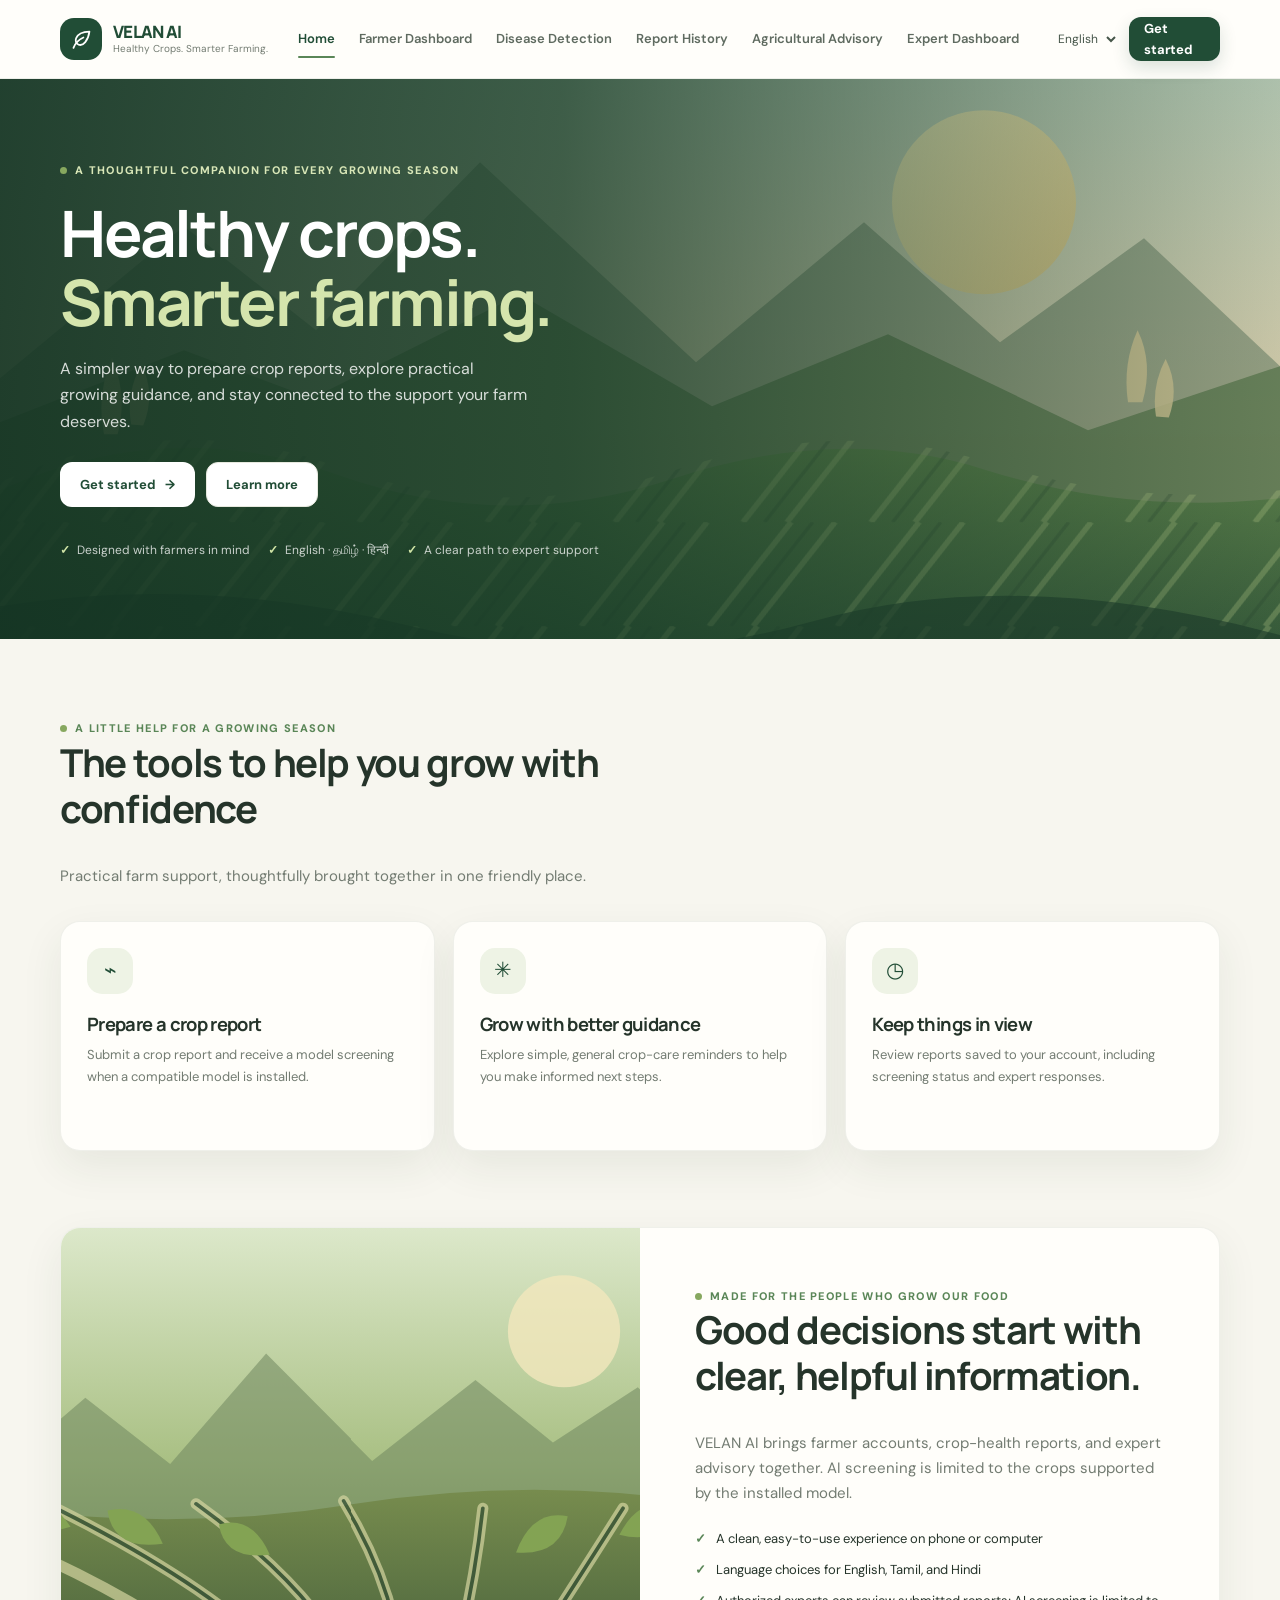
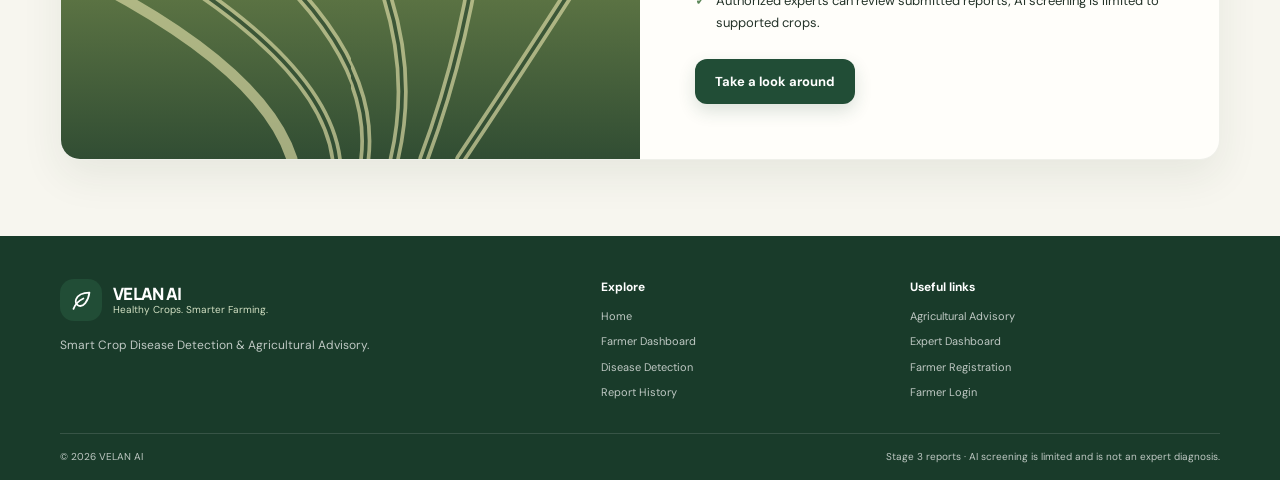
<file: CAPSTONE OOAD/VELAN/index.html>
<!doctype html>
<html lang="en">
<head>
  <meta charset="utf-8">
  <meta name="viewport" content="width=device-width, initial-scale=1">
  <meta name="theme-color" content="#214d36">
  <meta name="description" content="VELAN AI — Smart Crop Disease Detection & Agricultural Advisory. Healthy Crops. Smarter Farming.">
  <title>VELAN AI | Healthy Crops. Smarter Farming.</title>
  <link rel="preconnect" href="https://fonts.googleapis.com">
  <link rel="preconnect" href="https://fonts.gstatic.com" crossorigin>
  <link href="https://fonts.googleapis.com/css2?family=DM+Sans:wght@400;500;600;700&family=Manrope:wght@400;500;600;700;800&display=swap" rel="stylesheet">
  <link rel="stylesheet" href="assets/css/styles.css">
  <script defer src="assets/js/app.js"></script>
</head>
<body data-page="home">
  <div id="app"><div class="page-loading" aria-label="Loading">VELAN AI</div></div>
</body>
</html>
</file>
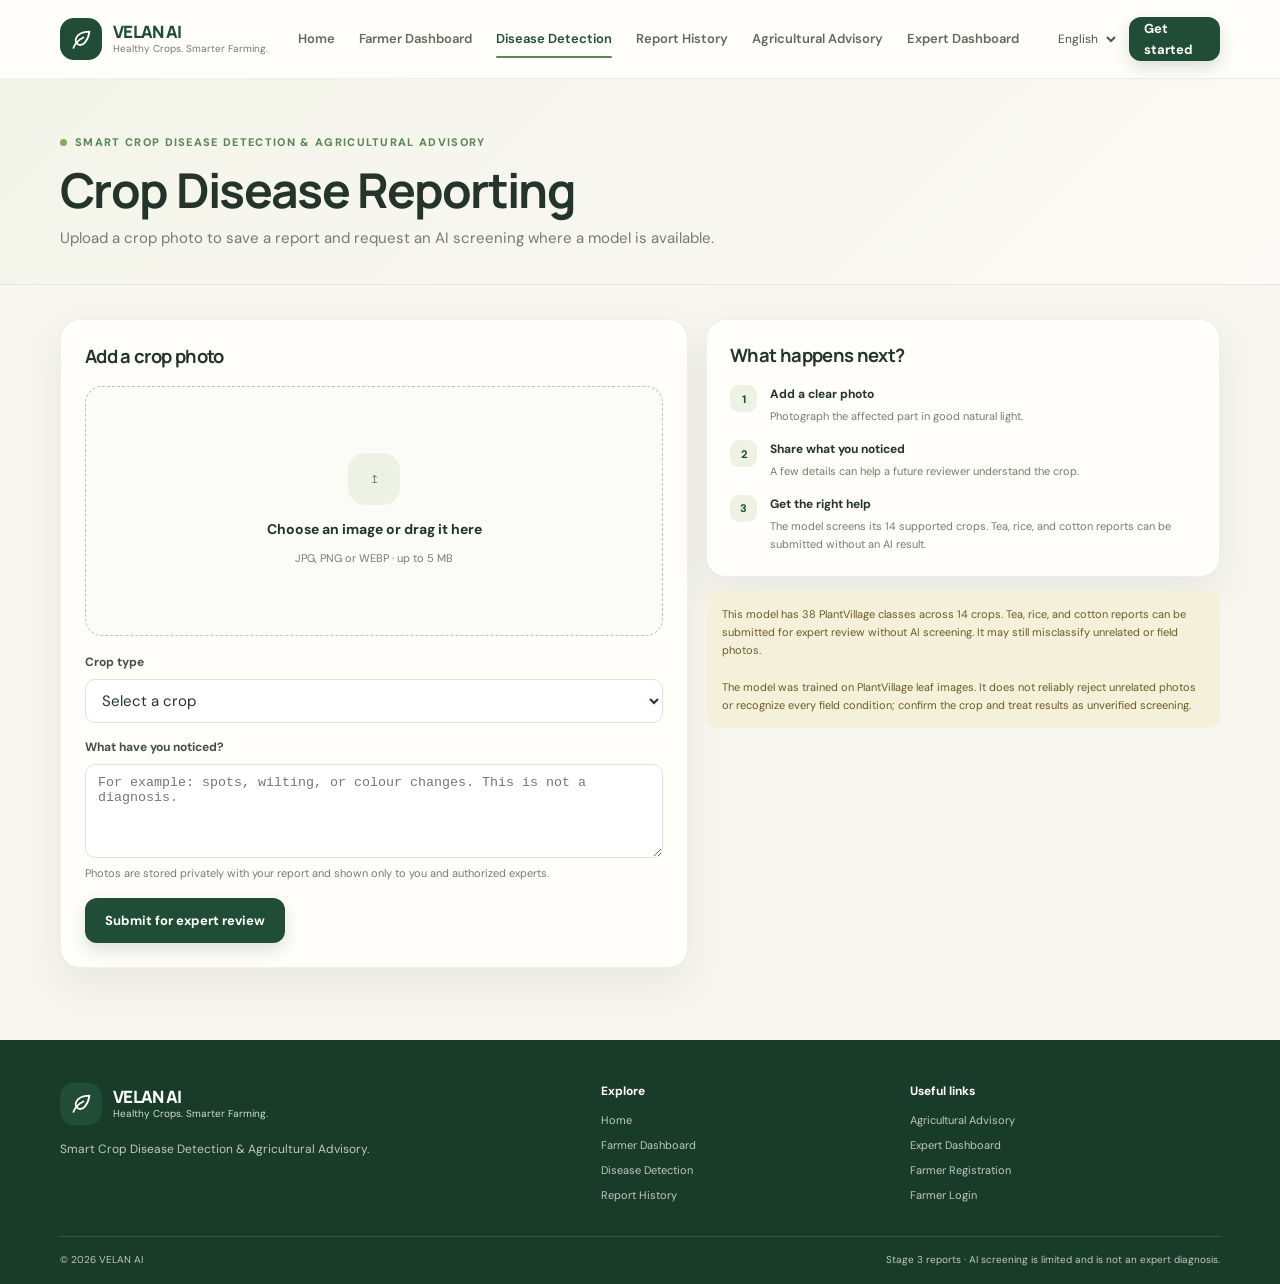
<file: CAPSTONE OOAD/VELAN/pages/disease-detection.html>
<!doctype html>
<html lang="en">
<head>
  <meta charset="utf-8"><meta name="viewport" content="width=device-width, initial-scale=1">
  <meta name="theme-color" content="#214d36"><meta name="description" content="Upload a crop image to prepare a disease report — VELAN AI.">
  <title>Disease Detection | VELAN AI</title>
  <link rel="preconnect" href="https://fonts.googleapis.com"><link rel="preconnect" href="https://fonts.gstatic.com" crossorigin>
  <link href="https://fonts.googleapis.com/css2?family=DM+Sans:wght@400;500;600;700&family=Manrope:wght@400;500;600;700;800&display=swap" rel="stylesheet">
  <link rel="stylesheet" href="../assets/css/styles.css"><script defer src="../assets/js/app.js"></script>
</head>
<body data-page="detection"><div id="app"><div class="page-loading" aria-label="Loading">VELAN AI</div></div></body>
</html>
</file>
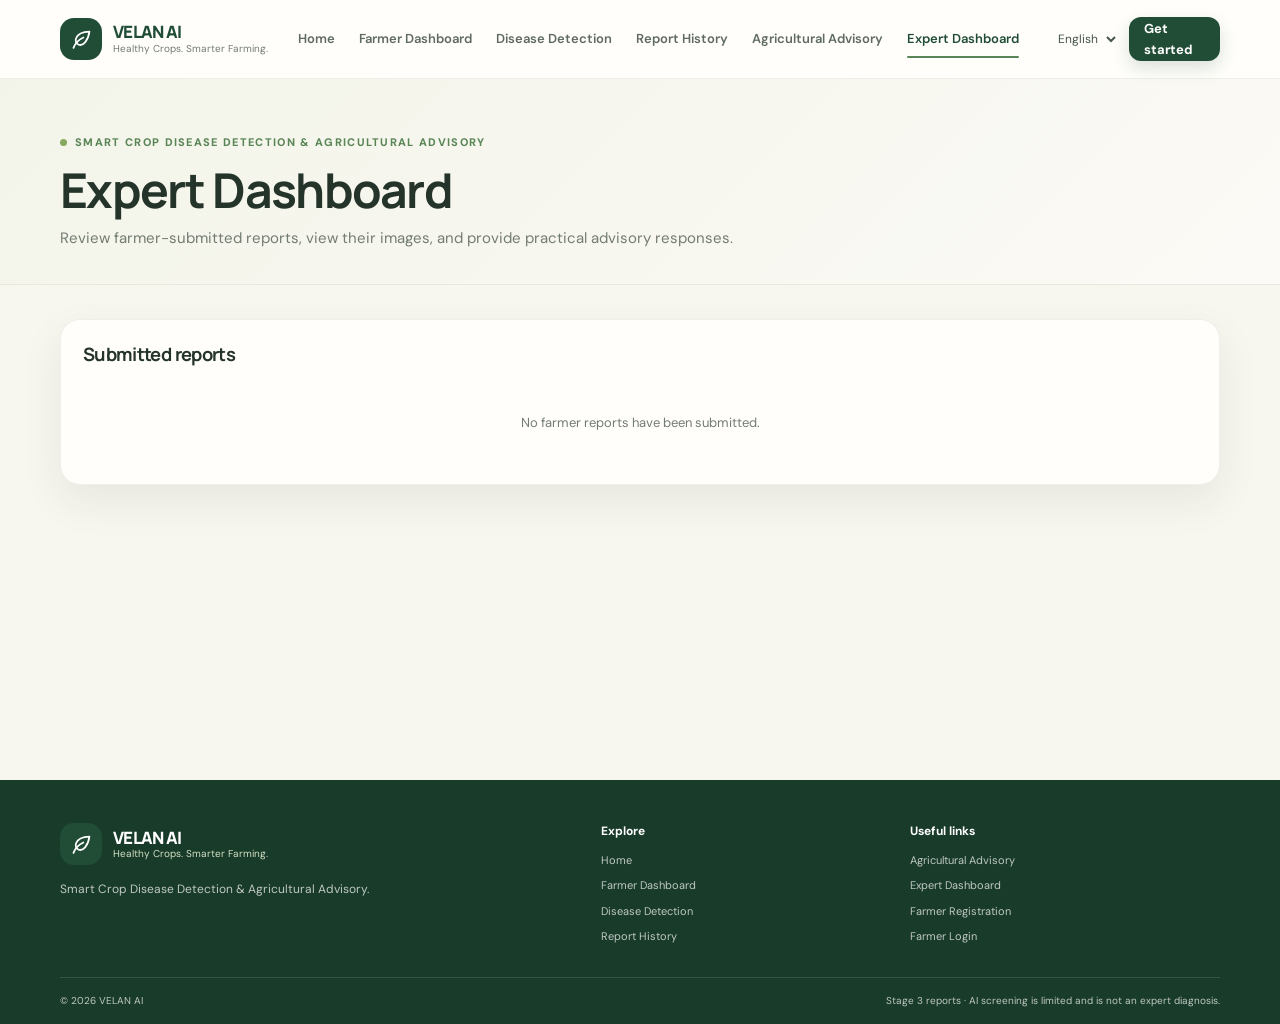
<file: CAPSTONE OOAD/VELAN/pages/expert-dashboard.html>
<!doctype html>
<html lang="en">
<head>
  <meta charset="utf-8"><meta name="viewport" content="width=device-width, initial-scale=1">
  <meta name="theme-color" content="#214d36"><meta name="description" content="Expert dashboard interface preview — VELAN AI.">
  <title>Expert Dashboard | VELAN AI</title>
  <link rel="preconnect" href="https://fonts.googleapis.com"><link rel="preconnect" href="https://fonts.gstatic.com" crossorigin>
  <link href="https://fonts.googleapis.com/css2?family=DM+Sans:wght@400;500;600;700&family=Manrope:wght@400;500;600;700;800&display=swap" rel="stylesheet">
  <link rel="stylesheet" href="../assets/css/styles.css"><script defer src="../assets/js/app.js"></script>
</head>
<body data-page="expert"><div id="app"><div class="page-loading" aria-label="Loading">VELAN AI</div></div></body>
</html>
</file>
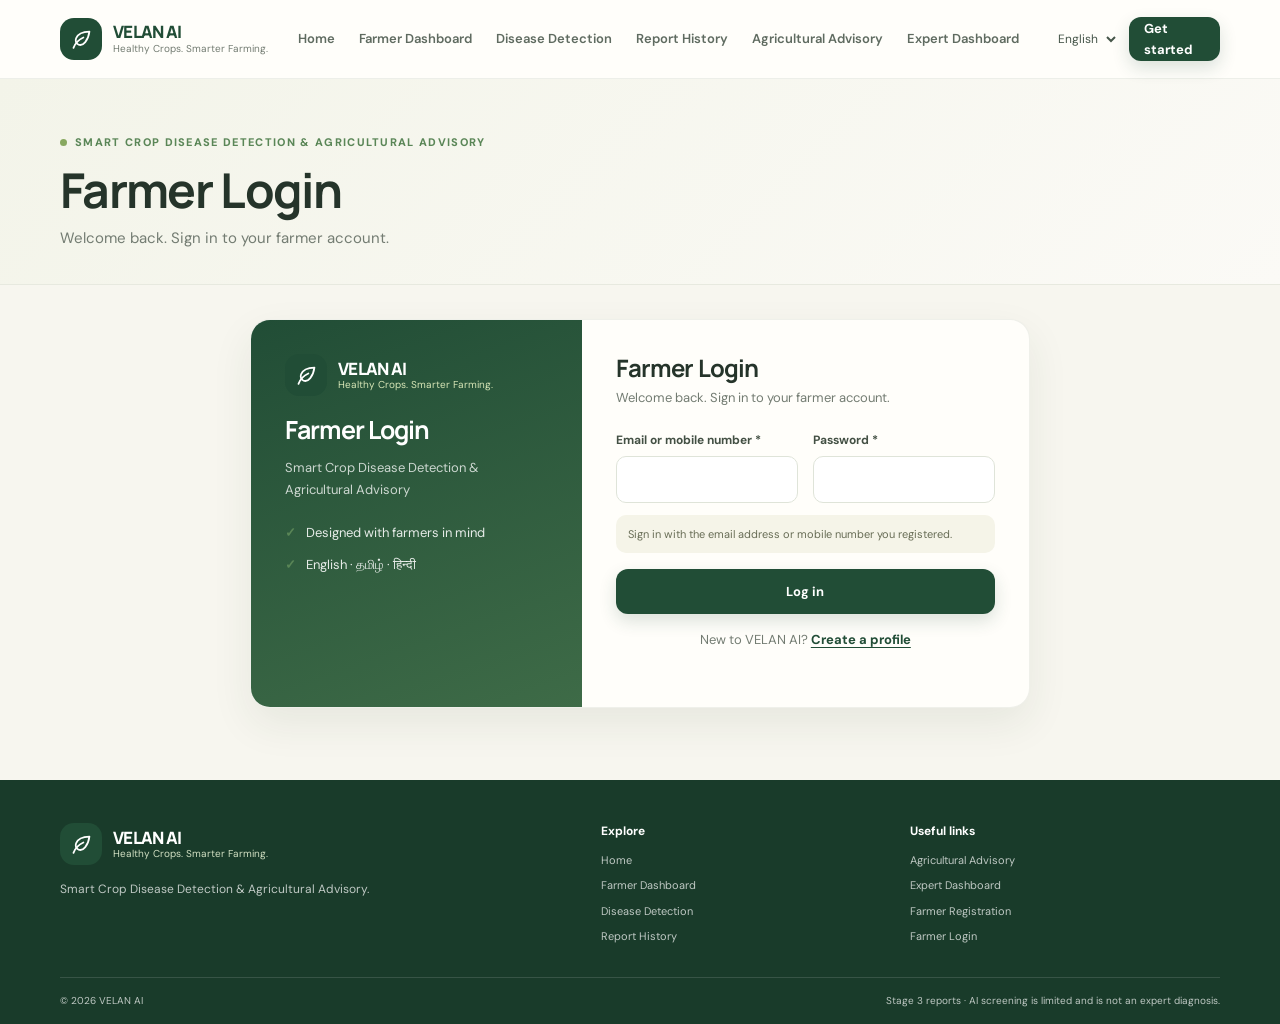
<file: CAPSTONE OOAD/VELAN/pages/login.html>
<!doctype html>
<html lang="en">
<head>
  <meta charset="utf-8"><meta name="viewport" content="width=device-width, initial-scale=1">
  <meta name="theme-color" content="#214d36"><meta name="description" content="Sign in to your VELAN AI farmer profile.">
  <title>Farmer Login | VELAN AI</title>
  <link rel="preconnect" href="https://fonts.googleapis.com"><link rel="preconnect" href="https://fonts.gstatic.com" crossorigin>
  <link href="https://fonts.googleapis.com/css2?family=DM+Sans:wght@400;500;600;700&family=Manrope:wght@400;500;600;700;800&display=swap" rel="stylesheet">
  <link rel="stylesheet" href="../assets/css/styles.css"><script defer src="../assets/js/app.js"></script>
</head>
<body data-page="login"><div id="app"><div class="page-loading" aria-label="Loading">VELAN AI</div></div></body>
</html>
</file>
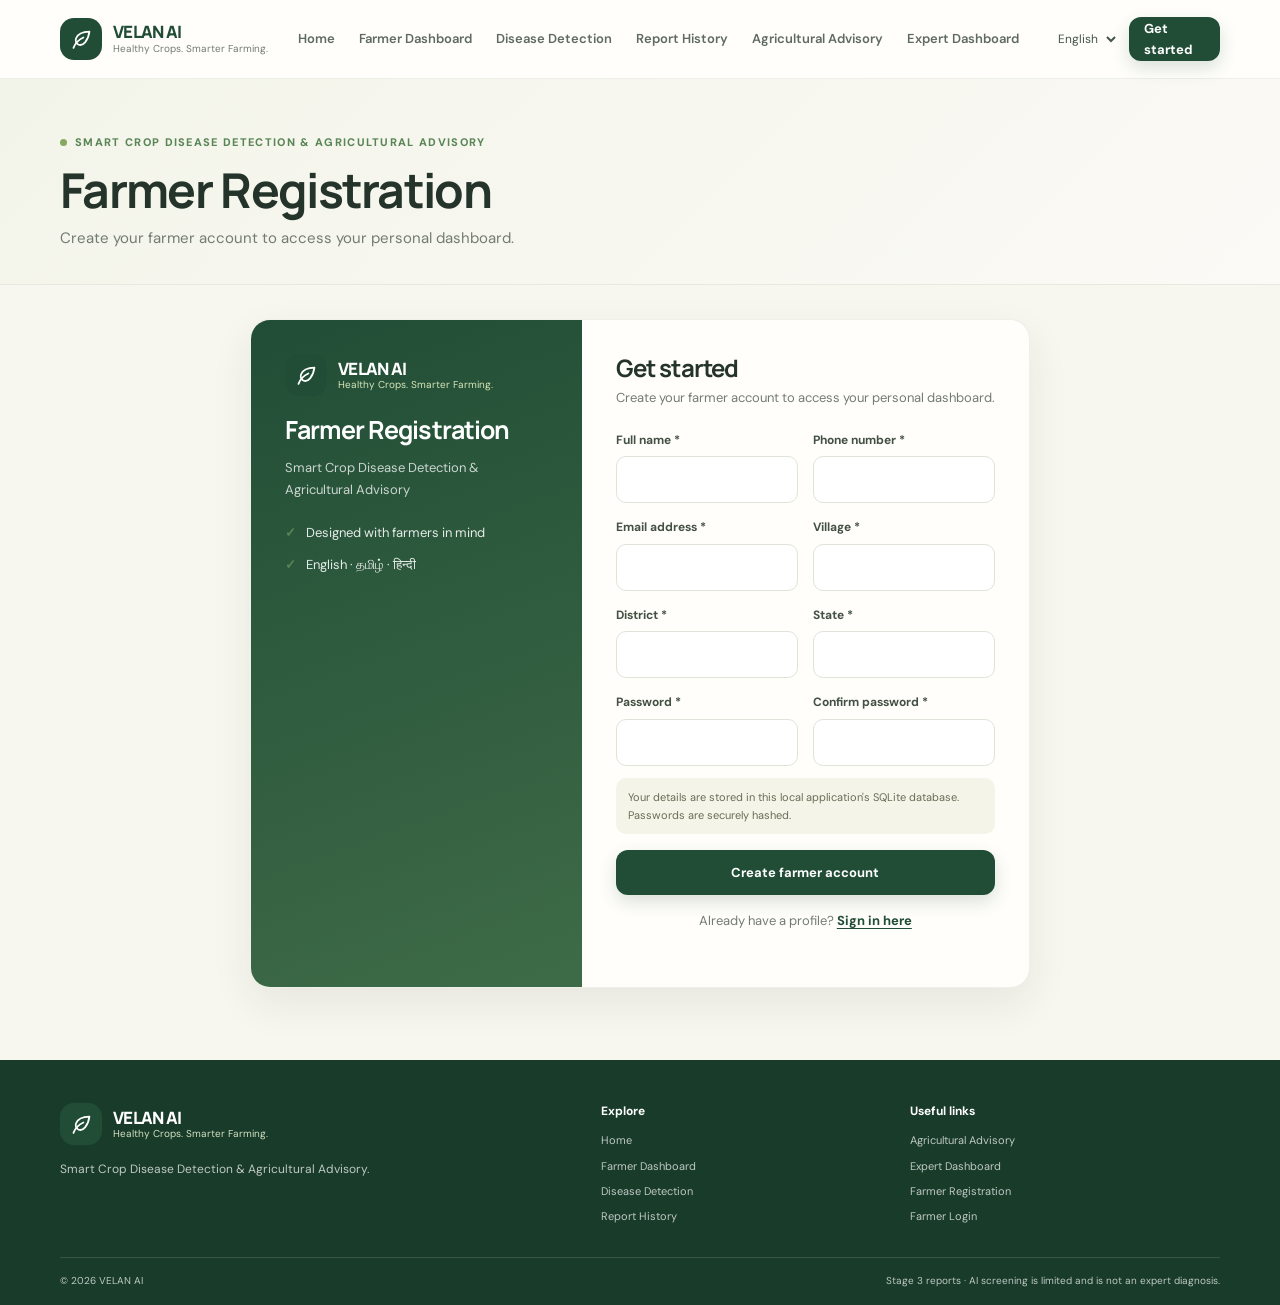
<file: CAPSTONE OOAD/VELAN/pages/register.html>
<!doctype html>
<html lang="en">
<head>
  <meta charset="utf-8"><meta name="viewport" content="width=device-width, initial-scale=1">
  <meta name="theme-color" content="#214d36"><meta name="description" content="Create a VELAN AI farmer profile.">
  <title>Farmer Registration | VELAN AI</title>
  <link rel="preconnect" href="https://fonts.googleapis.com"><link rel="preconnect" href="https://fonts.gstatic.com" crossorigin>
  <link href="https://fonts.googleapis.com/css2?family=DM+Sans:wght@400;500;600;700&family=Manrope:wght@400;500;600;700;800&display=swap" rel="stylesheet">
  <link rel="stylesheet" href="../assets/css/styles.css"><script defer src="../assets/js/app.js"></script>
</head>
<body data-page="register"><div id="app"><div class="page-loading" aria-label="Loading">VELAN AI</div></div></body>
</html>
</file>
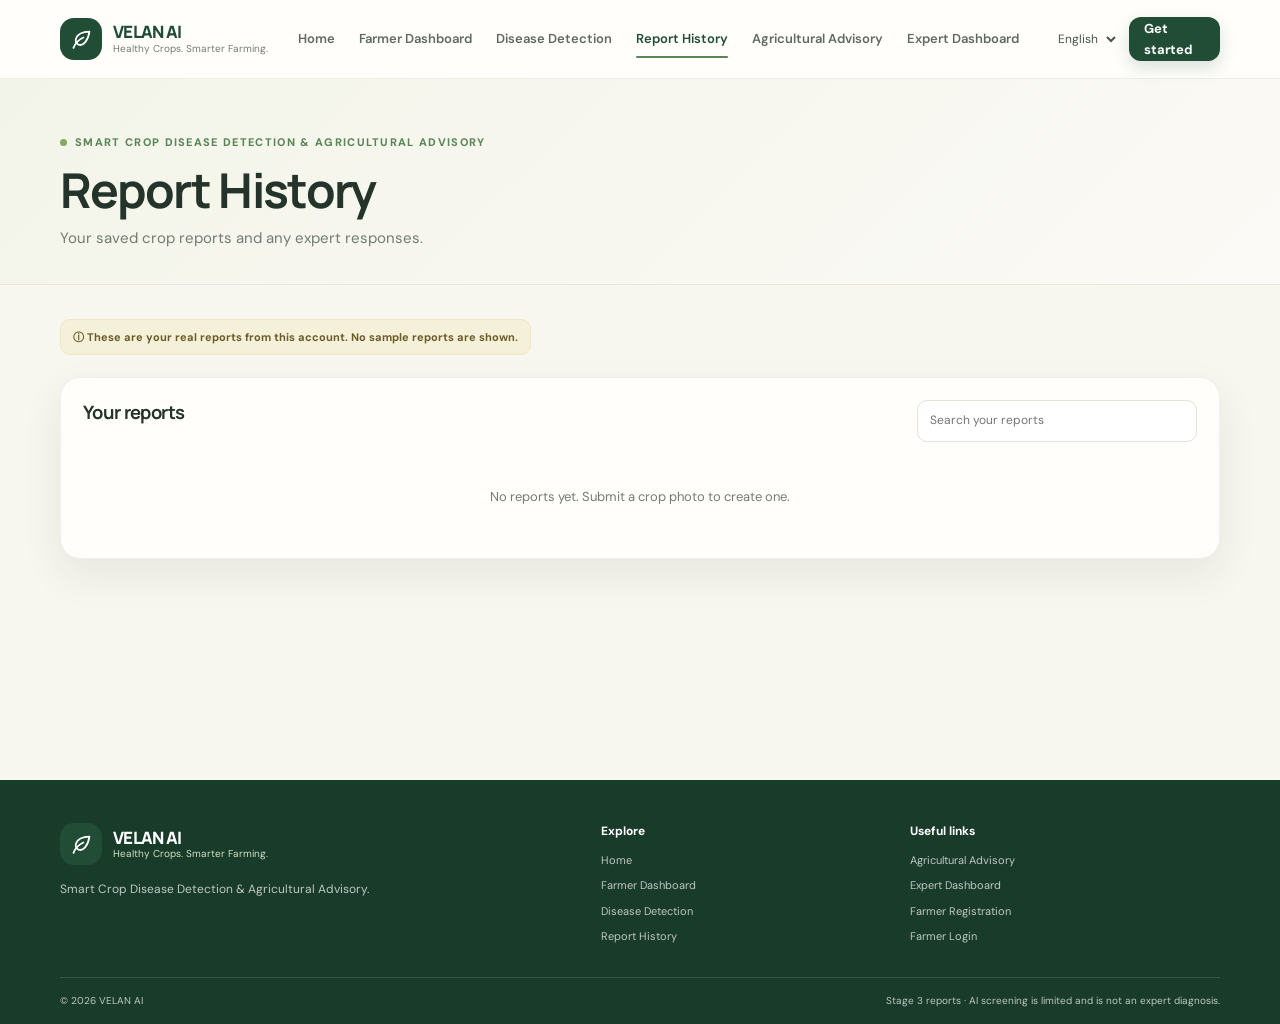
<file: CAPSTONE OOAD/VELAN/pages/report-history.html>
<!doctype html>
<html lang="en">
<head>
  <meta charset="utf-8"><meta name="viewport" content="width=device-width, initial-scale=1">
  <meta name="theme-color" content="#214d36"><meta name="description" content="Review example crop report history — VELAN AI.">
  <title>Report History | VELAN AI</title>
  <link rel="preconnect" href="https://fonts.googleapis.com"><link rel="preconnect" href="https://fonts.gstatic.com" crossorigin>
  <link href="https://fonts.googleapis.com/css2?family=DM+Sans:wght@400;500;600;700&family=Manrope:wght@400;500;600;700;800&display=swap" rel="stylesheet">
  <link rel="stylesheet" href="../assets/css/styles.css"><script defer src="../assets/js/app.js"></script>
</head>
<body data-page="history"><div id="app"><div class="page-loading" aria-label="Loading">VELAN AI</div></div></body>
</html>
</file>
<file: CAPSTONE OOAD/VELAN/assets/css/styles.css>
:root {
  color-scheme: light;
  --forest: #214d36;
  --forest-dark: #173c2a;
  --leaf: #5a8657;
  --lime: #d3e2aa;
  --cream: #f7f6ef;
  --paper: #fffefa;
  --ink: #25342a;
  --muted: #737c72;
  --line: #e7e9df;
  --shadow: 0 16px 42px rgba(34, 58, 38, .08);
  --radius: 20px;
}

* { box-sizing: border-box; }
html { scroll-behavior: smooth; }
body { margin: 0; background: var(--cream); color: var(--ink); font-family: "DM Sans", sans-serif; font-size: 15px; line-height: 1.65; }
body, button, input, select { font-family: "DM Sans", sans-serif; }
a { color: inherit; text-decoration: none; }
button, input, select { font: inherit; }
button { cursor: pointer; }
img { display: block; max-width: 100%; }
h1, h2, h3, p { margin-top: 0; }
h1, h2, h3, .brand-name { font-family: Manrope, sans-serif; letter-spacing: -.035em; }
h1 { font-size: clamp(2.35rem, 5vw, 4.65rem); line-height: 1.08; }
h2 { font-size: clamp(1.7rem, 3vw, 2.5rem); line-height: 1.2; }
h3 { font-size: 1.15rem; line-height: 1.35; }
.page-loading { min-height: 100vh; display: grid; place-items: center; color: var(--forest); font-weight: 800; font-family: Manrope, sans-serif; }
.sr-only { position: absolute; width: 1px; height: 1px; padding: 0; margin: -1px; overflow: hidden; clip: rect(0, 0, 0, 0); white-space: nowrap; border: 0; }
.container { width: min(1160px, calc(100% - 48px)); margin-inline: auto; }
.site-header { position: sticky; z-index: 20; top: 0; background: rgba(255, 254, 250, .96); border-bottom: 1px solid rgba(32, 63, 41, .08); backdrop-filter: blur(14px); }
.header-inner { min-height: 78px; display: flex; align-items: center; gap: 30px; }
.brand { display: inline-flex; align-items: center; gap: 11px; flex-shrink: 0; }
.brand-mark { width: 42px; height: 42px; display: grid; place-items: center; color: white; background: var(--forest); border-radius: 14px; }
.brand-mark svg { width: 25px; height: 25px; }
.brand-name { color: var(--forest); display: block; font-size: 17px; font-weight: 800; line-height: 1.15; letter-spacing: -.04em; }
.brand-tagline { display: block; color: var(--muted); font-size: 10px; line-height: 1.35; }
.primary-nav { display: flex; align-items: center; justify-content: center; gap: 24px; flex: 1; }
.primary-nav a { position: relative; color: #5f6b60; font-size: 13px; font-weight: 600; white-space: nowrap; padding-block: 9px; }
.primary-nav a:hover, .primary-nav a[aria-current="page"] { color: var(--forest); }
.primary-nav a[aria-current="page"]::after { position: absolute; content: ""; height: 2px; left: 0; right: 0; bottom: 1px; border-radius: 4px; background: var(--leaf); }
.nav-logout { display: block; flex-shrink: 0; }
.nav-logout button { padding: 7px 0; border: 0; background: transparent; color: var(--forest); font: inherit; font-size: 12px; font-weight: 700; }
.header-actions { display: flex; align-items: center; gap: 10px; }
.language-select { max-width: 100px; border: 0; background: transparent; padding: 8px 5px; color: #46564a; font-size: 12px; }
.menu-toggle { display: none; color: var(--forest); background: transparent; border: 0; font-size: 24px; padding: 6px; }
.button { min-height: 45px; display: inline-flex; align-items: center; justify-content: center; gap: 9px; padding: 0 19px; border: 1px solid transparent; border-radius: 12px; font-size: 13px; font-weight: 700; transition: transform .18s ease, background .18s ease, box-shadow .18s ease; }
.button:hover { transform: translateY(-2px); }
.button-primary { background: var(--forest); color: white; box-shadow: 0 7px 17px rgba(33, 77, 54, .16); }
.button-primary:hover { background: var(--forest-dark); }
.button-secondary { background: white; border-color: var(--line); color: var(--forest); }
.button-light { color: var(--forest); background: white; }
.button-small { min-height: 38px; padding-inline: 14px; }
.eyebrow { display: inline-flex; align-items: center; gap: 8px; color: var(--leaf); font-size: 11px; font-weight: 800; letter-spacing: .12em; text-transform: uppercase; }
.eyebrow-dot { width: 7px; height: 7px; background: #87a85f; border-radius: 50%; }
.muted { color: var(--muted); }
.small { font-size: 12px; }
.section { padding-block: 76px; }
.section-heading { max-width: 620px; margin-bottom: 32px; }
.section-heading p { color: var(--muted); margin-bottom: 0; }
.hero { position: relative; overflow: hidden; min-height: 560px; display: grid; align-items: center; background: var(--forest); color: white; }
.hero::before { position: absolute; content: ""; inset: 0; background: linear-gradient(90deg, rgba(20, 52, 35, .92) 0%, rgba(24, 60, 39, .78) 44%, rgba(24, 60, 39, .12) 100%), url("../images/field-hero.svg") center 48% / cover; }
.hero-content { position: relative; padding-block: 78px; max-width: 620px; }
.hero h1 { margin: 16px 0 20px; }
.hero h1 span { color: #d5e5ad; }
.hero-copy { max-width: 475px; margin-bottom: 27px; color: rgba(255,255,255,.82); font-size: 16px; }
.hero .eyebrow { color: #d8e6b7; }
.hero-actions { display: flex; flex-wrap: wrap; gap: 11px; }
.trust-row { display: flex; flex-wrap: wrap; gap: 18px; margin-top: 34px; color: rgba(255,255,255,.76); font-size: 12px; }
.trust-item { display: inline-flex; align-items: center; gap: 7px; }
.trust-check { color: #d2e6a8; font-weight: 800; }
.feature-grid, .advice-grid { display: grid; grid-template-columns: repeat(3, 1fr); gap: 18px; }
.card { background: var(--paper); border: 1px solid rgba(36, 59, 39, .07); border-radius: var(--radius); box-shadow: var(--shadow); }
.feature-card { min-height: 230px; padding: 26px; }
.icon-tile { width: 46px; height: 46px; display: grid; place-items: center; margin-bottom: 18px; border-radius: 15px; background: #eef3e5; color: var(--forest); font-size: 21px; }
.feature-card h3 { margin-bottom: 8px; }
.feature-card p { margin-bottom: 0; color: var(--muted); font-size: 13px; }
.split-panel { display: grid; grid-template-columns: 1fr 1fr; overflow: hidden; }
.split-photo { min-height: 350px; background: url("../images/field-crops.svg") center / cover; }
.split-copy { padding: clamp(28px, 5vw, 55px); align-self: center; }
.split-copy p { color: var(--muted); }
.bullet-list { display: grid; gap: 10px; padding: 0; list-style: none; margin: 22px 0 26px; }
.bullet-list li { display: flex; gap: 10px; align-items: flex-start; font-size: 13px; }
.bullet-list li::before { content: "✓"; color: var(--leaf); font-weight: 800; }
.page-hero { padding: 50px 0 34px; background: linear-gradient(135deg, #f3f4e9, #fbfaf6); border-bottom: 1px solid var(--line); }
.page-hero h1 { font-size: clamp(2rem, 4vw, 3rem); margin: 10px 0 10px; }
.page-hero p { margin: 0; max-width: 690px; color: var(--muted); }
.page-main { min-height: 55vh; padding-block: 34px 72px; }
.form-layout { width: min(780px, 100%); margin-inline: auto; display: grid; grid-template-columns: .85fr 1.15fr; overflow: hidden; }
.form-aside { padding: 34px; color: white; background: linear-gradient(160deg, #214d36, #3e6b47); }
.form-aside h2 { font-size: 25px; margin: 19px 0 12px; }
.form-aside p { color: rgba(255,255,255,.76); font-size: 13px; }
.form-aside .brand-tagline { color: #d8e6b7; }
.form-aside .bullet-list li { color: rgba(255,255,255,.88); }
.form-main { padding: 34px; }
.form-main h2 { font-size: 24px; margin-bottom: 4px; }
.form-main > p { color: var(--muted); font-size: 13px; margin-bottom: 22px; }
.form-grid { display: grid; grid-template-columns: 1fr 1fr; gap: 15px; }
.field { min-width: 0; display: grid; gap: 6px; }
.field-full { grid-column: 1 / -1; }
.field label { color: #435044; font-size: 12px; font-weight: 700; }
.field input, .field select, .field textarea, .search-input { width: 100%; min-height: 44px; padding: 10px 12px; color: var(--ink); background: white; border: 1px solid #dfe4d9; border-radius: 10px; outline: none; }
.field textarea { min-height: 94px; resize: vertical; }
.field input:focus, .field select:focus, .field textarea:focus, .search-input:focus { border-color: var(--leaf); box-shadow: 0 0 0 3px rgba(90, 134, 87, .12); }
.field-hint { color: var(--muted); font-size: 11px; }
.form-note { margin: 12px 0 16px; padding: 10px 12px; color: #686d56; background: #f5f4e8; border-radius: 10px; font-size: 11px; }
.form-main .button { width: 100%; }
.form-switch { text-align: center; color: var(--muted); font-size: 12px; margin: 15px 0 0; }
.form-switch a { color: var(--forest); font-weight: 700; text-decoration: underline; text-underline-offset: 3px; }
.dashboard-top { display: flex; align-items: end; justify-content: space-between; gap: 20px; margin-bottom: 22px; }
.dashboard-top h2 { font-size: 22px; margin: 0 0 3px; }
.dashboard-top p { margin: 0; color: var(--muted); font-size: 13px; }
.sample-notice { display: inline-flex; align-items: center; gap: 8px; padding: 8px 12px; color: #6b5b28; background: #f5f0d9; border: 1px solid #eee6c5; border-radius: 10px; font-size: 11px; font-weight: 700; }
.metric-grid { display: grid; grid-template-columns: repeat(4, 1fr); gap: 14px; margin-bottom: 20px; }
.metric-card { padding: 20px; }
.metric-label { color: var(--muted); font-size: 11px; }
.metric-value { margin: 5px 0 1px; color: var(--forest); font: 800 29px/1.2 Manrope, sans-serif; letter-spacing: -.04em; }
.metric-detail { color: #7b8376; font-size: 11px; }
.dashboard-grid { display: grid; grid-template-columns: 1.4fr .8fr; gap: 16px; }
.panel { padding: 22px; }
.panel-head { display: flex; align-items: center; justify-content: space-between; gap: 12px; margin-bottom: 17px; }
.panel-head h3 { margin: 0; }
.text-link { color: var(--forest); font-size: 12px; font-weight: 700; }
.report-list { display: grid; gap: 0; }
.report-row { display: grid; grid-template-columns: 42px 1fr auto; gap: 12px; align-items: center; padding: 13px 0; border-top: 1px solid var(--line); }
.crop-avatar { width: 40px; height: 40px; display: grid; place-items: center; border-radius: 13px; background: #eef2e5; font-size: 20px; }
.report-row strong { display: block; font-size: 12px; }
.report-row small { display: block; color: var(--muted); font-size: 10px; }
.report-row-action { display: flex; align-items: center; gap: 12px; }
.report-row[hidden] { display: none; }
.preserve-lines { white-space: pre-wrap; overflow-wrap: anywhere; }
.report-detail { display: grid; grid-template-columns: minmax(240px, .75fr) minmax(0, 1.25fr); gap: 18px; align-items: start; }
.report-image-wrap { position: sticky; top: 98px; overflow: hidden; background: #edf2e4; border: 1px solid var(--line); border-radius: var(--radius); box-shadow: var(--shadow); }
.report-image { width: 100%; max-height: 570px; object-fit: contain; }
.report-facts h2 { margin: 13px 0; font-size: 24px; }
.report-facts h3 { margin: 16px 0 5px; font-size: 15px; }
.report-facts p { color: #536054; font-size: 13px; }
.report-detail-full { grid-column: 1 / -1; }
.report-detail-full .panel { margin-bottom: 15px; }
.report-detail-full textarea { min-height: 130px; }
.profile-details { display: grid; grid-template-columns: 1fr 1fr; gap: 0 18px; }
.profile-details > div { display: grid; gap: 2px; padding: 11px 0; border-top: 1px solid var(--line); }
.profile-details strong { color: var(--muted); font-size: 10px; font-weight: 600; }
.profile-details span { overflow-wrap: anywhere; font-size: 13px; font-weight: 600; }
.status { padding: 5px 9px; color: #6c672c; background: #f5f0d9; border-radius: 20px; font-size: 10px; white-space: nowrap; }
.weather-card { min-height: 160px; padding: 22px; color: white; background: linear-gradient(140deg, #537858, #244c36); }
.weather-card h3 { margin: 0 0 3px; }
.weather-card p { margin-bottom: 13px; color: rgba(255,255,255,.76); font-size: 11px; }
.weather-temp { font: 700 35px Manrope, sans-serif; }
.weather-detail { font-size: 12px; }
.quick-links { display: grid; gap: 9px; margin-top: 14px; }
.quick-link { display: flex; align-items: center; justify-content: space-between; gap: 12px; padding: 12px 13px; border: 1px solid var(--line); border-radius: 12px; font-size: 12px; font-weight: 700; }
.quick-link:hover { border-color: #b7c8aa; background: #fbfcf7; }
.upload-layout { display: grid; grid-template-columns: 1.1fr .9fr; gap: 18px; align-items: start; }
.upload-card { padding: 24px; }
.upload-box { position: relative; min-height: 250px; display: grid; place-items: center; overflow: hidden; padding: 20px; background: #fbfcf7; border: 1.5px dashed #b9c9ae; border-radius: 17px; text-align: center; }
.upload-box.is-dragging { background: #f0f5e9; border-color: var(--leaf); }
.upload-box input { position: absolute; inset: 0; width: 100%; height: 100%; opacity: 0; cursor: pointer; }
.upload-placeholder { pointer-events: none; }
.upload-icon { width: 52px; height: 52px; display: grid; place-items: center; margin: 0 auto 13px; background: #edf2e4; border-radius: 17px; font-size: 25px; }
.upload-placeholder strong { display: block; margin-bottom: 4px; font-size: 14px; }
.upload-placeholder span { color: var(--muted); font-size: 11px; }
.preview-image { display: none; max-height: 310px; width: auto; margin: auto; border-radius: 12px; object-fit: contain; }
.upload-box.has-preview .upload-placeholder { display: none; }
.upload-box.has-preview .preview-image { display: block; }
.upload-controls { display: flex; flex-wrap: wrap; align-items: center; gap: 11px; margin-top: 17px; }
.upload-controls .field { flex: 1; min-width: 160px; }
.upload-controls .button { align-self: end; }
.info-card { padding: 23px; }
.info-card h3 { margin-bottom: 9px; }
.info-card p { color: var(--muted); font-size: 12px; }
.steps { display: grid; gap: 15px; margin-top: 17px; }
.step { display: grid; grid-template-columns: 30px 1fr; gap: 10px; align-items: start; }
.step-num { width: 27px; height: 27px; display: grid; place-items: center; border-radius: 9px; color: var(--forest); background: #edf2e4; font-size: 11px; font-weight: 800; }
.step strong { display: block; font-size: 12px; }
.step p { margin: 2px 0 0; font-size: 11px; }
.table-wrap { overflow-x: auto; }
.history-table { width: 100%; min-width: 600px; border-collapse: collapse; }
.history-table th, .history-table td { padding: 13px 12px; border-bottom: 1px solid var(--line); text-align: left; font-size: 12px; }
.history-table th { color: var(--muted); font-size: 10px; text-transform: uppercase; letter-spacing: .07em; }
.history-table td { font-weight: 600; }
.table-toolbar { display: flex; flex-wrap: wrap; justify-content: space-between; gap: 12px; margin-bottom: 16px; }
.search-input { width: min(280px, 100%); min-height: 40px; font-size: 12px; }
.empty-state { padding: 28px; color: var(--muted); text-align: center; font-size: 13px; }
.advice-grid { grid-template-columns: repeat(2, 1fr); }
.advice-card { overflow: hidden; }
.advice-image { height: 175px; background-position: center; background-size: cover; }
.advice-body { padding: 21px; }
.advice-body h3 { margin: 8px 0; }
.advice-body p { margin-bottom: 0; color: var(--muted); font-size: 12px; }
.advice-tag { color: var(--leaf); font-size: 10px; font-weight: 800; letter-spacing: .08em; text-transform: uppercase; }
.advisory-disclaimer { margin-top: 19px; padding: 14px 16px; color: #6b5b28; background: #f5f0d9; border-radius: 12px; font-size: 11px; }
.expert-list { display: grid; gap: 12px; }
.expert-item { display: grid; grid-template-columns: 1fr auto; gap: 14px; align-items: center; padding: 15px; border: 1px solid var(--line); border-radius: 13px; }
.expert-item strong { display: block; font-size: 12px; }
.expert-item p { margin: 3px 0 0; color: var(--muted); font-size: 11px; }
.expert-actions { display: flex; gap: 7px; }
.icon-button { min-height: 34px; padding: 0 11px; border: 1px solid var(--line); border-radius: 9px; color: var(--forest); background: white; font-size: 11px; font-weight: 700; }
.icon-button:hover { background: #f5f8ef; }
.site-footer { color: rgba(255,255,255,.72); background: #193b2a; }
.footer-main { display: grid; grid-template-columns: 1.3fr .7fr .8fr; gap: 38px; padding-block: 43px 32px; }
.footer-brand .brand-name { color: white; }
.footer-brand .brand-tagline { color: #d2e0c3; }
.footer-brand p { max-width: 320px; margin: 15px 0 0; font-size: 12px; }
.footer-col h3 { color: white; font: 700 12px "DM Sans", sans-serif; letter-spacing: 0; }
.footer-links { display: grid; gap: 7px; }
.footer-links a { font-size: 11px; }
.footer-links a:hover { color: white; }
.footer-bottom { display: flex; justify-content: space-between; gap: 15px; padding-block: 15px; border-top: 1px solid rgba(255,255,255,.13); font-size: 10px; }
.toast { position: fixed; z-index: 50; right: 22px; bottom: 22px; width: min(390px, calc(100% - 44px)); padding: 14px 16px; color: white; background: #244b34; border: 1px solid rgba(255,255,255,.14); border-radius: 13px; box-shadow: 0 12px 30px rgba(0,0,0,.2); font-size: 13px; animation: toast-in .22s ease-out; }
.toast[hidden] { display: none; }
@keyframes toast-in { from { opacity: 0; transform: translateY(8px); } to { opacity: 1; transform: translateY(0); } }

@media (max-width: 1000px) {
  .header-inner { gap: 16px; }
  .primary-nav { gap: 13px; }
  .primary-nav a { font-size: 11px; }
  .header-actions .button { padding-inline: 12px; font-size: 11px; }
  .language-select { max-width: 85px; }
}
@media (max-width: 800px) {
  .container { width: min(100% - 34px, 700px); }
  .header-inner { min-height: 70px; }
  .menu-toggle { display: block; margin-left: auto; }
  .primary-nav { position: absolute; display: none; top: 69px; left: 0; right: 0; padding: 12px 22px 18px; align-items: stretch; background: var(--paper); border-bottom: 1px solid var(--line); box-shadow: 0 14px 18px rgba(27,56,35,.07); }
  .primary-nav.is-open { display: grid; gap: 0; }
  .primary-nav a { padding: 11px 0; font-size: 13px; }
  .primary-nav a[aria-current="page"]::after { display: none; }
  .nav-logout { padding: 10px 0; border-top: 1px solid var(--line); }
  .nav-logout button { padding: 0; border: 0; background: transparent; color: var(--forest); font: inherit; font-size: 13px; font-weight: 700; }
  .header-actions { margin-left: 0; }
  .header-actions .button { display: none; }
  .feature-grid { grid-template-columns: 1fr 1fr; }
  .metric-grid { grid-template-columns: 1fr 1fr; }
  .dashboard-grid { grid-template-columns: 1fr; }
  .report-detail { grid-template-columns: 1fr; }
  .report-image-wrap { position: static; }
  .report-detail-full { grid-column: auto; }
  .upload-layout { grid-template-columns: 1fr; }
  .section { padding-block: 58px; }
}
@media (max-width: 580px) {
  body { font-size: 14px; }
  .container { width: calc(100% - 30px); }
  .brand-mark { width: 38px; height: 38px; border-radius: 12px; }
  .brand-name { font-size: 15px; }
  .brand-tagline { font-size: 9px; }
  .language-select { max-width: 78px; padding-inline: 0; font-size: 10px; }
  .hero { min-height: 530px; }
  .hero::before { background: linear-gradient(90deg, rgba(20,52,35,.9), rgba(24,60,39,.62)), url("../images/field-hero.svg") center / cover; }
  .hero-content { padding-block: 57px; }
  .hero-copy { font-size: 14px; }
  .trust-row { gap: 10px 15px; }
  .feature-grid, .advice-grid, .split-panel { grid-template-columns: 1fr; }
  .feature-card { min-height: 0; }
  .split-photo { min-height: 240px; }
  .page-hero { padding-block: 34px 26px; }
  .page-main { padding-block: 22px 48px; }
  .form-layout { grid-template-columns: 1fr; }
  .form-aside { padding: 24px; }
  .form-aside .bullet-list { display: none; }
  .form-main { padding: 24px; }
  .form-grid { grid-template-columns: 1fr; }
  .field-full { grid-column: auto; }
  .dashboard-top { align-items: start; flex-direction: column; }
  .metric-card { padding: 15px; }
  .metric-value { font-size: 25px; }
  .panel, .upload-card, .info-card { padding: 17px; }
  .upload-box { min-height: 220px; }
  .upload-controls { align-items: stretch; }
  .upload-controls .button { width: 100%; }
  .report-row { grid-template-columns: 38px 1fr auto; gap: 9px; }
  .status { padding: 4px 7px; font-size: 9px; }
  .expert-item { grid-template-columns: 1fr; }
  .profile-details { grid-template-columns: 1fr; }
  .expert-actions { justify-content: flex-start; }
  .footer-main { grid-template-columns: 1fr 1fr; gap: 25px 18px; padding-block: 32px 24px; }
  .footer-brand { grid-column: 1 / -1; }
  .footer-bottom { flex-direction: column; gap: 5px; }
}
</file>
